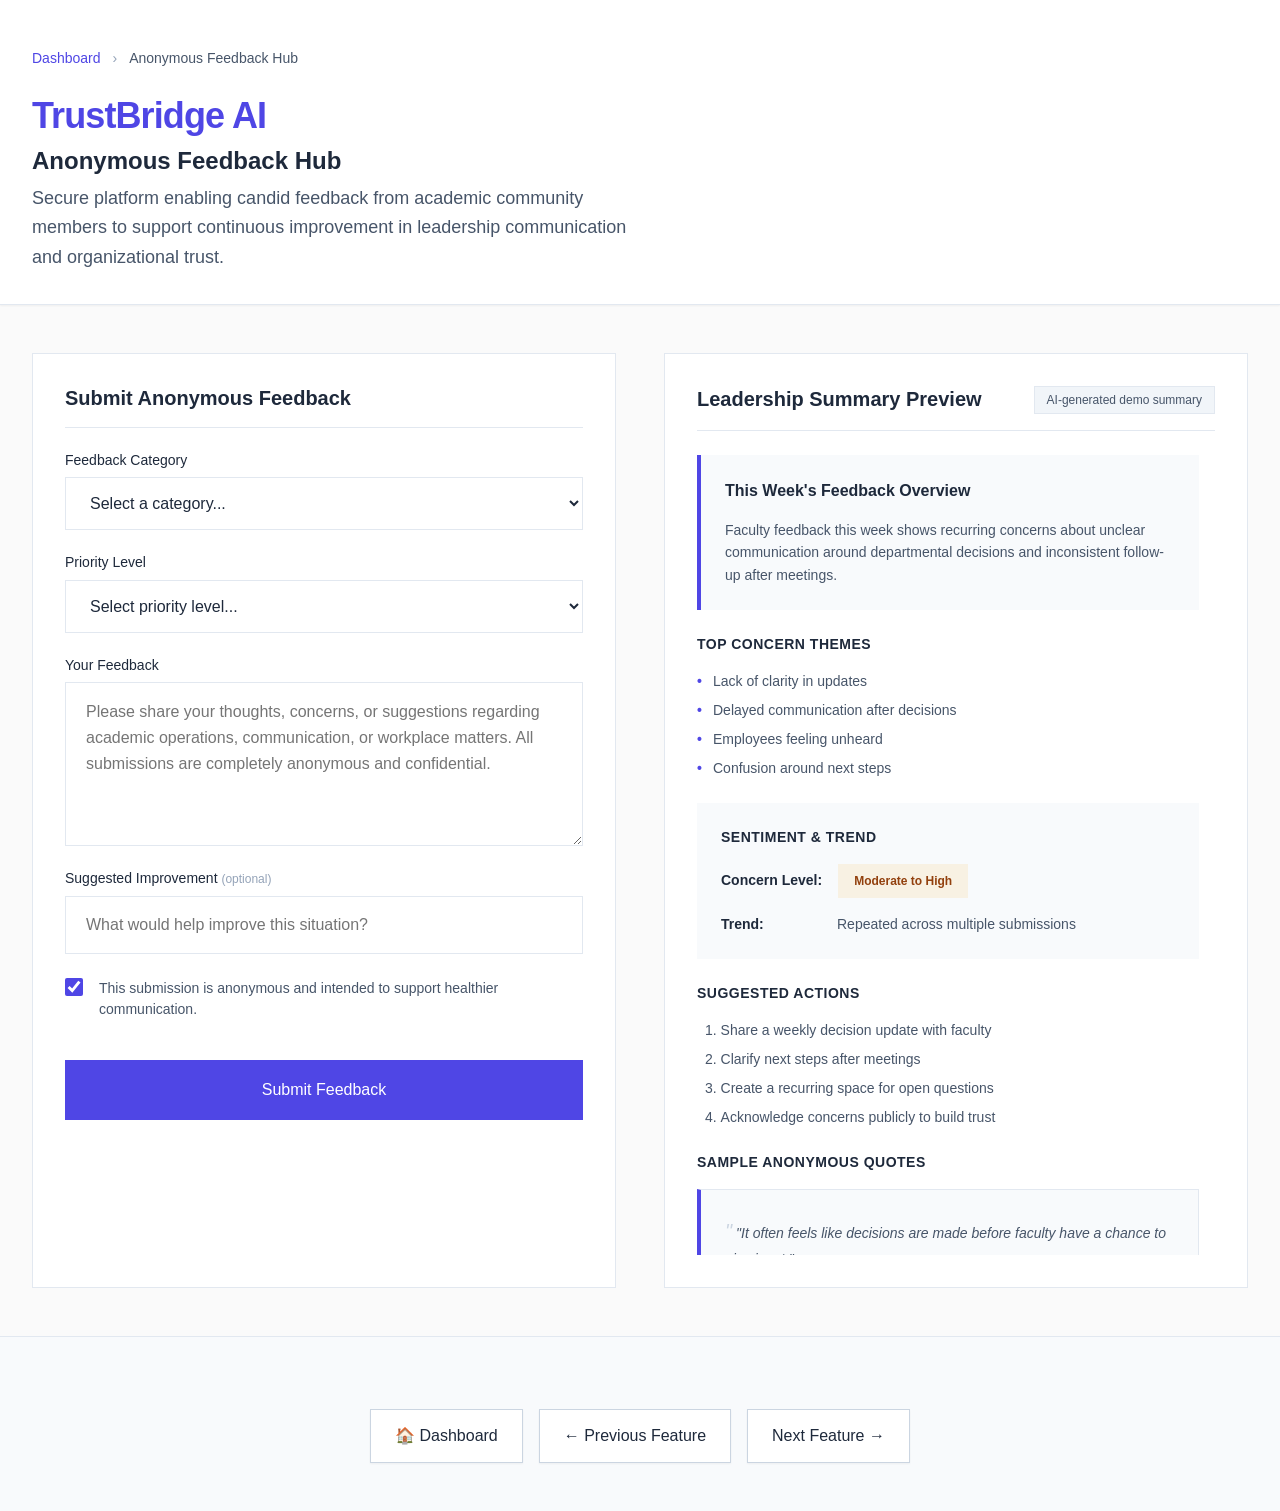
<file: index.html>
<!DOCTYPE html>
<html lang="en">
<head>
    <meta charset="UTF-8">
    <meta name="viewport" content="width=device-width, initial-scale=1.0">
    <title>TrustBridge AI - Anonymous Feedback Hub</title>
    <link rel="stylesheet" href="styles.css">
</head>
<body>
    <div class="container">
        <!-- Header -->
        <header class="header">
            <div class="header-content">
                <nav class="breadcrumb">
                    <a href="dashboard.html" class="breadcrumb-link">Dashboard</a>
                    <span class="breadcrumb-separator">›</span>
                    <span class="breadcrumb-current">Anonymous Feedback Hub</span>
                </nav>
                <div class="header-branding">
                    <h1 class="product-name">TrustBridge AI</h1>
                    <h2 class="page-title">Anonymous Feedback Hub</h2>
                    <p class="page-description">
                        Secure platform enabling candid feedback from academic community members to support continuous improvement in leadership communication and organizational trust.
                    </p>
                </div>
            </div>
        </header>

        <!-- Main Content Area -->
        <main class="main-content">
            <div class="content-grid">
                <!-- Left Panel: Submission Form -->
                <section class="panel left-panel">
                    <div class="panel-header">
                        <h3>Submit Anonymous Feedback</h3>
                    </div>

                    <form id="feedbackForm" class="feedback-form">
                        <!-- Feedback Category -->
                        <div class="form-group">
                            <label for="category" class="form-label">Feedback Category</label>
                            <select id="category" class="form-select" required>
                                <option value="">Select a category...</option>
                                <option value="communication">Communication & Transparency</option>
                                <option value="leadership">Leadership & Decision Making</option>
                                <option value="meetings">Meetings & Collaboration</option>
                                <option value="climate">Academic Environment</option>
                                <option value="resources">Resources & Support</option>
                                <option value="other">Other</option>
                            </select>
                        </div>

                        <!-- Urgency Level -->
                        <div class="form-group">
                            <label for="urgency" class="form-label">Priority Level</label>
                            <select id="urgency" class="form-select" required>
                                <option value="">Select priority level...</option>
                                <option value="low">Low Priority</option>
                                <option value="medium">Medium Priority</option>
                                <option value="high">High Priority</option>
                            </select>
                        </div>

                        <!-- Feedback Text -->
                        <div class="form-group">
                            <label for="feedback" class="form-label">Your Feedback</label>
                            <textarea 
                                id="feedback" 
                                class="form-textarea" 
                                placeholder="Please share your thoughts, concerns, or suggestions regarding academic operations, communication, or workplace matters. All submissions are completely anonymous and confidential."
                                rows="5"
                                required
                            ></textarea>
                        </div>

                        <!-- Suggested Improvement -->
                        <div class="form-group">
                            <label for="suggestion" class="form-label">Suggested Improvement <span class="optional">(optional)</span></label>
                            <input 
                                type="text" 
                                id="suggestion" 
                                class="form-input"
                                placeholder="What would help improve this situation?"
                            >
                        </div>

                        <!-- Anonymity Reassurance -->
                        <div class="form-group checkbox-group">
                            <label class="checkbox-label">
                                <input type="checkbox" class="checkbox-input" readonly checked>
                                <span>This submission is anonymous and intended to support healthier communication.</span>
                            </label>
                        </div>

                        <!-- Submit Button -->
                        <button type="submit" class="btn btn-primary btn-submit">
                            <span class="btn-text">Submit Feedback</span>
                        </button>

                        <!-- Success Message -->
                        <div id="successMessage" class="success-message" style="display: none;">
                            <div class="success-icon">✓</div>
                            <p>Feedback submitted anonymously.</p>
                        </div>
                    </form>
                </section>

                <!-- Right Panel: AI Summary -->
                <section class="panel right-panel">
                    <div class="panel-header">
                        <h3>Leadership Summary Preview</h3>
                        <span class="ai-badge">AI-generated demo summary</span>
                    </div>

                    <div id="summaryContent" class="summary-content">
                        <!-- Summary Card -->
                        <div class="summary-card">
                            <h4 class="summary-title">This Week's Feedback Overview</h4>
                            <p class="summary-text">
                                Faculty feedback this week shows recurring concerns about unclear communication around departmental decisions and inconsistent follow-up after meetings.
                            </p>
                        </div>

                        <!-- Top Themes -->
                        <div class="themes-section">
                            <h4 class="section-title">Top Concern Themes</h4>
                            <ul class="themes-list">
                                <li class="theme-item">Lack of clarity in updates</li>
                                <li class="theme-item">Delayed communication after decisions</li>
                                <li class="theme-item">Employees feeling unheard</li>
                                <li class="theme-item">Confusion around next steps</li>
                            </ul>
                        </div>

                        <!-- Sentiment Section -->
                        <div class="sentiment-section">
                            <h4 class="section-title">Sentiment & Trend</h4>
                            <div class="sentiment-item">
                                <span class="sentiment-label">Concern Level:</span>
                                <span class="sentiment-badge sentiment-moderate">Moderate to High</span>
                            </div>
                            <div class="sentiment-item">
                                <span class="sentiment-label">Trend:</span>
                                <span class="sentiment-value">Repeated across multiple submissions</span>
                            </div>
                        </div>

                        <!-- Suggested Actions -->
                        <div class="actions-section">
                            <h4 class="section-title">Suggested Actions</h4>
                            <ol class="actions-list">
                                <li class="action-item">Share a weekly decision update with faculty</li>
                                <li class="action-item">Clarify next steps after meetings</li>
                                <li class="action-item">Create a recurring space for open questions</li>
                                <li class="action-item">Acknowledge concerns publicly to build trust</li>
                            </ol>
                        </div>

                        <!-- Quotes Section -->
                        <div class="quotes-section">
                            <h4 class="section-title">Sample Anonymous Quotes</h4>
                            <div class="quotes-container">
                                <div class="quote-card">
                                    <p class="quote-text">"It often feels like decisions are made before faculty have a chance to give input."</p>
                                </div>
                                <div class="quote-card">
                                    <p class="quote-text">"We need clearer follow-up after meetings so people know what is actually changing."</p>
                                </div>
                                <div class="quote-card">
                                    <p class="quote-text">"More transparency would help people trust leadership decisions."</p>
                                </div>
                            </div>
                        </div>
                    </div>
                </section>
            </div>
        </main>

        <!-- Footer Navigation -->
        <footer class="footer">
            <div class="footer-buttons">
                <button class="btn btn-secondary" onclick="goToDashboard()">
                    <span class="btn-text">🏠 Dashboard</span>
                </button>
                <button class="btn btn-secondary" onclick="goToPreviousFeature()">
                    <span class="btn-text">← Previous Feature</span>
                </button>
                <button class="btn btn-secondary" onclick="goToNextFeature()">
                    <span class="btn-text">Next Feature →</span>
                </button>
            </div>
        </footer>
    </div>

    <script src="script.js"></script>
</body>
</html>
</file>
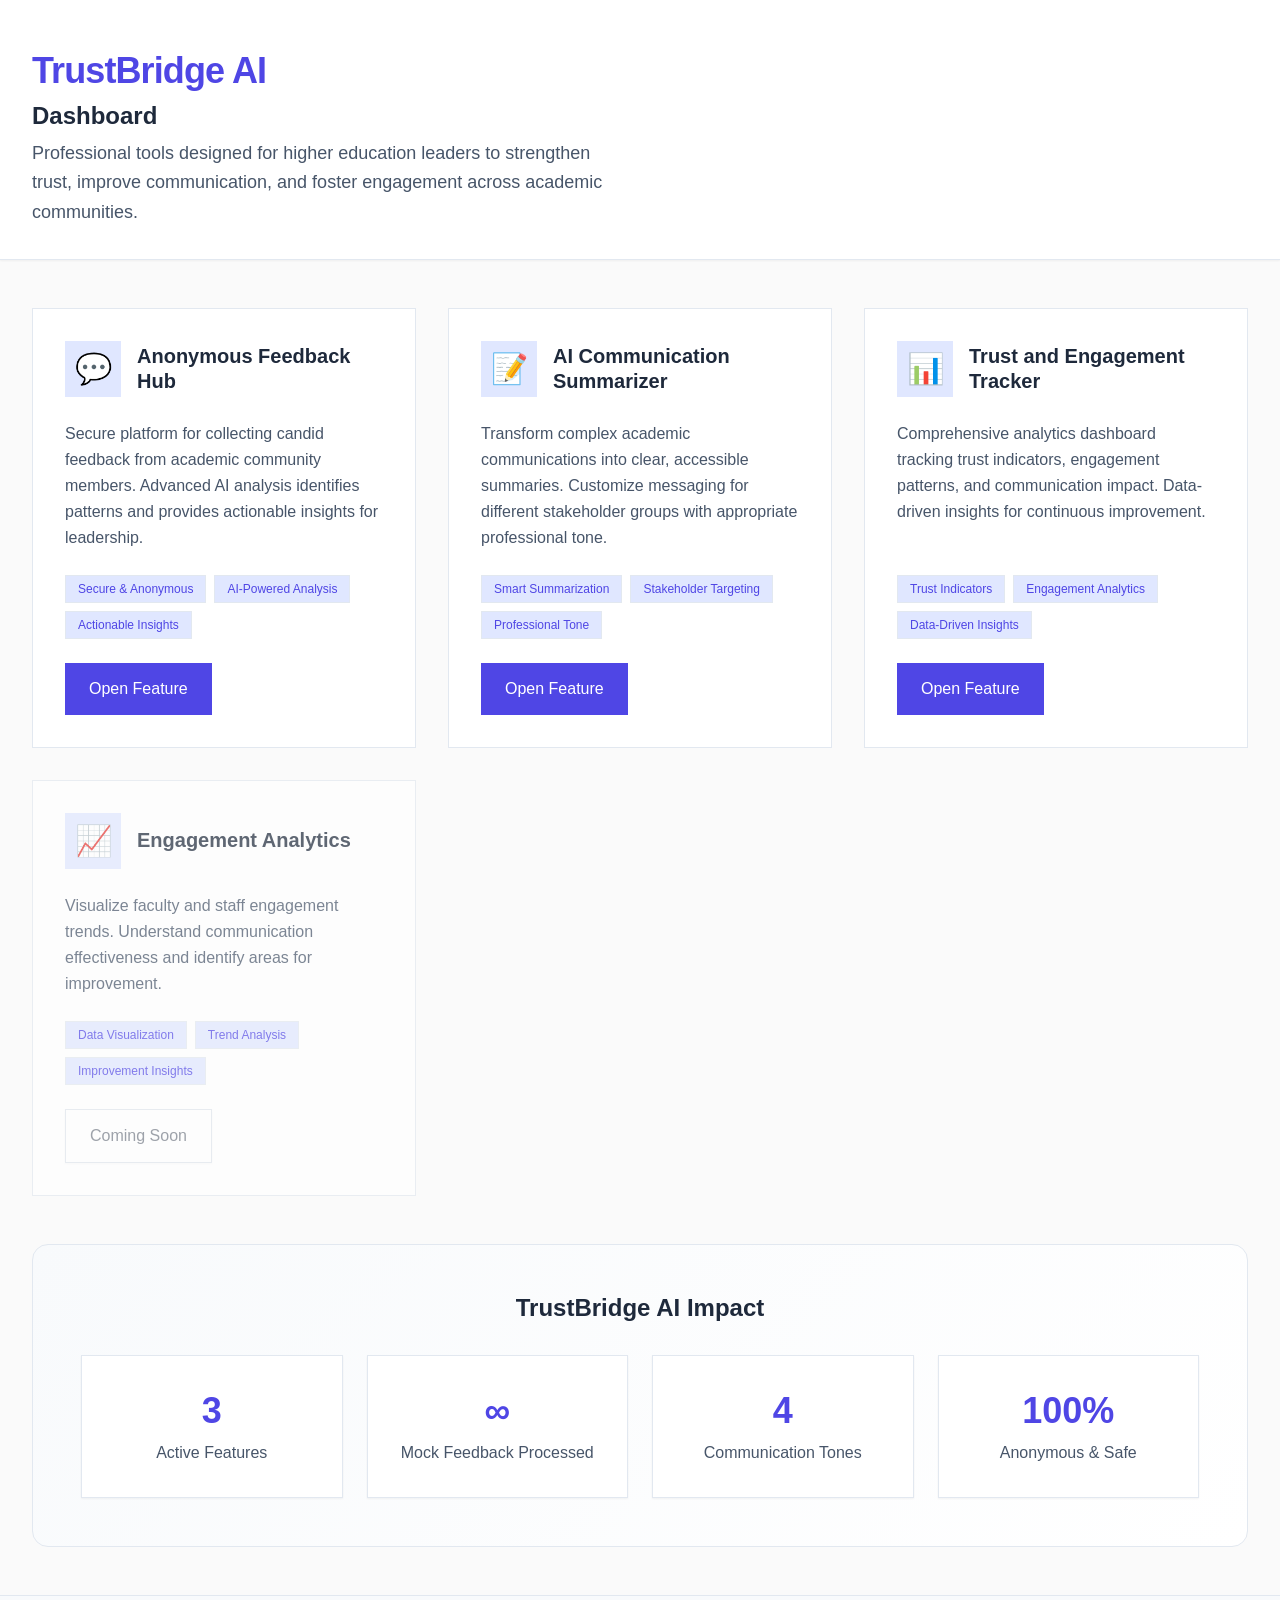
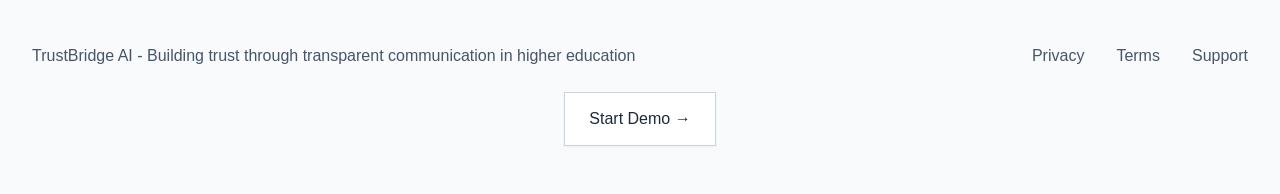
<file: dashboard.html>
<!DOCTYPE html>
<html lang="en">
<head>
    <meta charset="UTF-8">
    <meta name="viewport" content="width=device-width, initial-scale=1.0">
    <title>TrustBridge AI - Dashboard</title>
    <link rel="stylesheet" href="styles.css">
</head>
<body>
    <div class="container">
        <!-- Header -->
        <header class="header">
            <div class="header-content">
                <div class="header-branding">
                    <h1 class="product-name">TrustBridge AI</h1>
                    <h2 class="page-title">Dashboard</h2>
                    <p class="page-description">
                        Professional tools designed for higher education leaders to strengthen trust, improve communication, and foster engagement across academic communities.
                    </p>
                </div>
            </div>
        </header>

        <!-- Main Content Area -->
        <main class="dashboard-content">
            <div class="dashboard-grid">
                <!-- Feature 1 Card -->
                <div class="feature-card">
                    <div class="feature-card-header">
                        <div class="feature-icon">💬</div>
                        <h3>Anonymous Feedback Hub</h3>
                    </div>
                    <p class="feature-description">
                        Secure platform for collecting candid feedback from academic community members. Advanced AI analysis identifies patterns and provides actionable insights for leadership.
                    </p>
                    <div class="feature-highlights">
                        <span class="highlight-tag">Secure & Anonymous</span>
                        <span class="highlight-tag">AI-Powered Analysis</span>
                        <span class="highlight-tag">Actionable Insights</span>
                    </div>
                    <a href="index.html" class="btn btn-primary feature-btn">
                        <span class="btn-text">Open Feature</span>
                    </a>
                </div>

                <!-- Feature 2 Card -->
                <div class="feature-card">
                    <div class="feature-card-header">
                        <div class="feature-icon">📝</div>
                        <h3>AI Communication Summarizer</h3>
                    </div>
                    <p class="feature-description">
                        Transform complex academic communications into clear, accessible summaries. Customize messaging for different stakeholder groups with appropriate professional tone.
                    </p>
                    <div class="feature-highlights">
                        <span class="highlight-tag">Smart Summarization</span>
                        <span class="highlight-tag">Stakeholder Targeting</span>
                        <span class="highlight-tag">Professional Tone</span>
                    </div>
                    <a href="feature2.html" class="btn btn-primary feature-btn">
                        <span class="btn-text">Open Feature</span>
                    </a>
                </div>

                <!-- Feature 3 Card -->
                <div class="feature-card">
                    <div class="feature-card-header">
                        <div class="feature-icon">📊</div>
                        <h3>Trust and Engagement Tracker</h3>
                    </div>
                    <p class="feature-description">
                        Comprehensive analytics dashboard tracking trust indicators, engagement patterns, and communication impact. Data-driven insights for continuous improvement.
                    </p>
                    <div class="feature-highlights">
                        <span class="highlight-tag">Trust Indicators</span>
                        <span class="highlight-tag">Engagement Analytics</span>
                        <span class="highlight-tag">Data-Driven Insights</span>
                    </div>
                    <a href="feature3.html" class="btn btn-primary feature-btn">
                        <span class="btn-text">Open Feature</span>
                    </a>
                </div>

                <!-- Coming Soon Card -->
                <div class="feature-card coming-soon">
                    <div class="feature-card-header">
                        <div class="feature-icon">📈</div>
                        <h3>Engagement Analytics</h3>
                    </div>
                    <p class="feature-description">
                        Visualize faculty and staff engagement trends. Understand communication effectiveness and identify areas for improvement.
                    </p>
                    <div class="feature-highlights">
                        <span class="highlight-tag">Data Visualization</span>
                        <span class="highlight-tag">Trend Analysis</span>
                        <span class="highlight-tag">Improvement Insights</span>
                    </div>
                    <button class="btn btn-secondary feature-btn" disabled>
                        <span class="btn-text">Coming Soon</span>
                    </button>
                </div>
            </div>

            <!-- Quick Stats Section -->
            <section class="stats-section">
                <h3 class="stats-title">TrustBridge AI Impact</h3>
                <div class="stats-grid">
                    <div class="stat-card">
                        <div class="stat-number">3</div>
                        <div class="stat-label">Active Features</div>
                    </div>
                    <div class="stat-card">
                        <div class="stat-number">∞</div>
                        <div class="stat-label">Mock Feedback Processed</div>
                    </div>
                    <div class="stat-card">
                        <div class="stat-number">4</div>
                        <div class="stat-label">Communication Tones</div>
                    </div>
                    <div class="stat-card">
                        <div class="stat-number">100%</div>
                        <div class="stat-label">Anonymous & Safe</div>
                    </div>
                </div>
            </section>
        </main>

        <!-- Footer -->
        <footer class="footer">
            <div class="footer-content">
                <p class="footer-text">
                    TrustBridge AI - Building trust through transparent communication in higher education
                </p>
                <div class="footer-links">
                    <a href="#" class="footer-link">Privacy</a>
                    <a href="#" class="footer-link">Terms</a>
                    <a href="#" class="footer-link">Support</a>
                </div>
            </div>
            <div class="footer-buttons">
                <button class="btn btn-secondary" onclick="goToFirstFeature()">
                    <span class="btn-text">Start Demo →</span>
                </button>
            </div>
        </footer>
    </div>

    <script src="dashboard.js"></script>
</body>
</html>
</file>
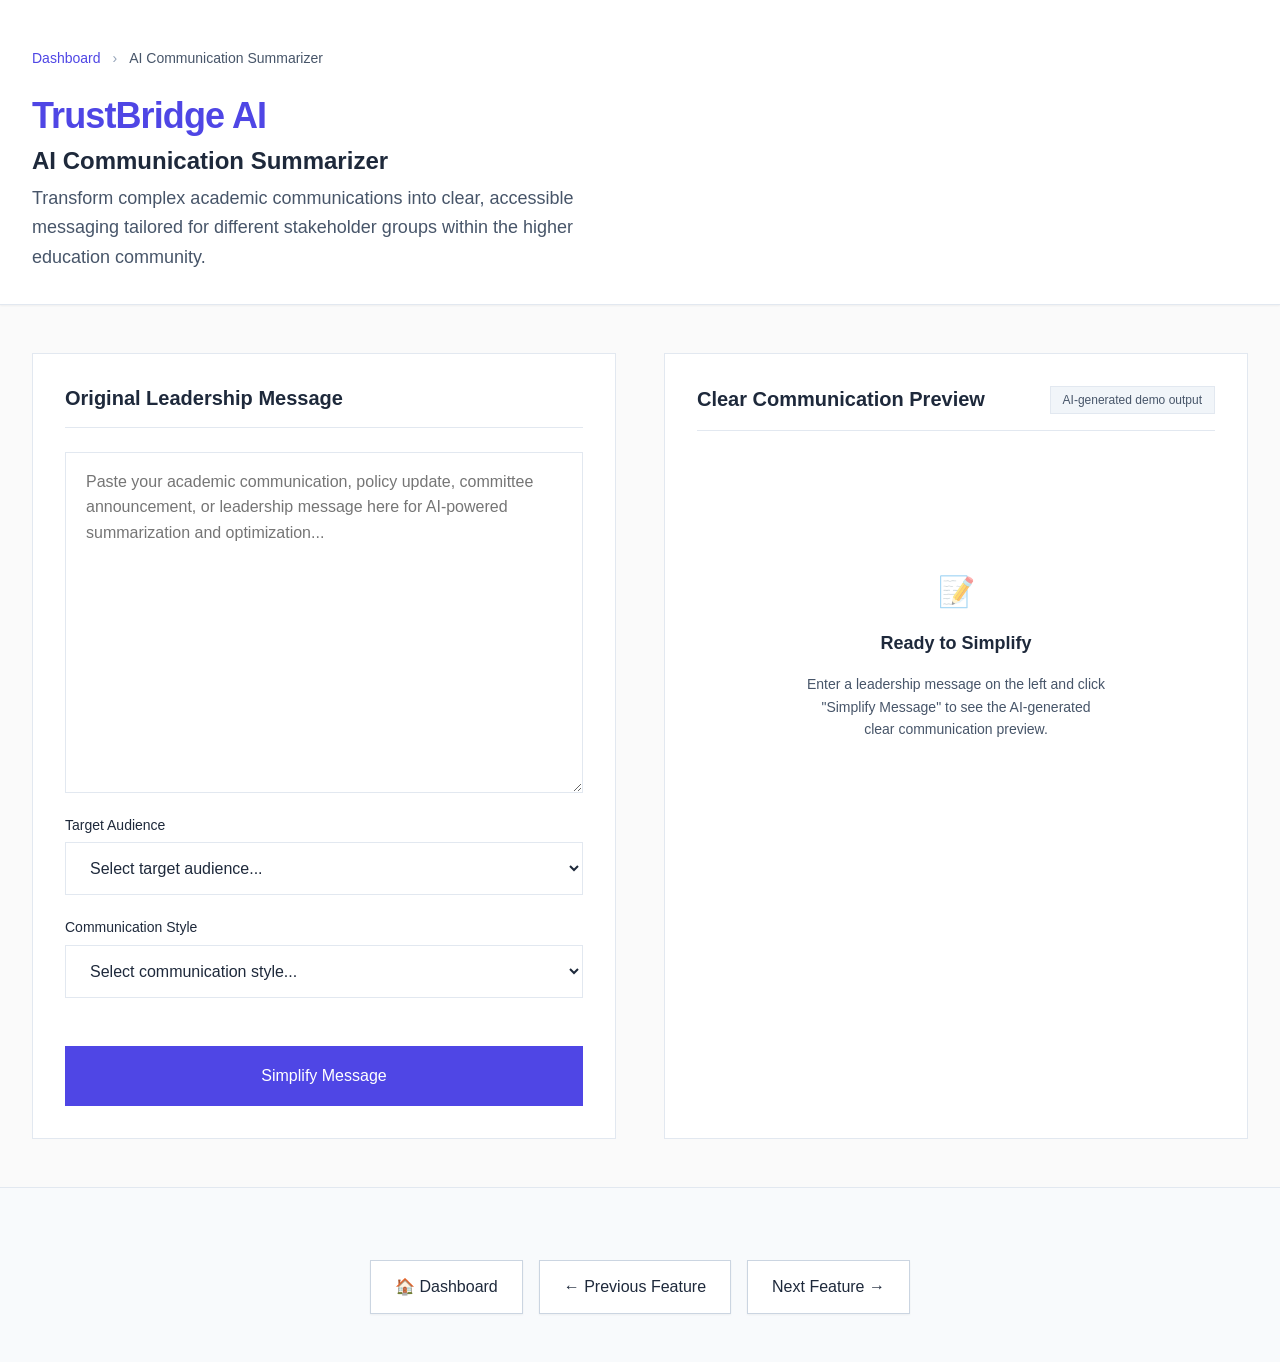
<file: feature2.html>
<!DOCTYPE html>
<html lang="en">
<head>
    <meta charset="UTF-8">
    <meta name="viewport" content="width=device-width, initial-scale=1.0">
    <title>TrustBridge AI - AI Communication Summarizer</title>
    <link rel="stylesheet" href="styles.css">
</head>
<body>
    <div class="container">
        <!-- Header -->
        <header class="header">
            <div class="header-content">
                <nav class="breadcrumb">
                    <a href="dashboard.html" class="breadcrumb-link">Dashboard</a>
                    <span class="breadcrumb-separator">›</span>
                    <span class="breadcrumb-current">AI Communication Summarizer</span>
                </nav>
                <div class="header-branding">
                    <h1 class="product-name">TrustBridge AI</h1>
                    <h2 class="page-title">AI Communication Summarizer</h2>
                    <p class="page-description">
                        Transform complex academic communications into clear, accessible messaging tailored for different stakeholder groups within the higher education community.
                    </p>
                </div>
            </div>
        </header>

        <!-- Main Content Area -->
        <main class="main-content">
            <div class="content-grid">
                <!-- Left Panel: Input Area -->
                <section class="panel left-panel">
                    <div class="panel-header">
                        <h3>Original Leadership Message</h3>
                    </div>

                    <form id="summarizerForm" class="summarizer-form">
                        <!-- Message Text Area -->
                        <div class="form-group">
                            <textarea
                                id="originalMessage"
                                class="form-textarea form-textarea-large"
                                placeholder="Paste your academic communication, policy update, committee announcement, or leadership message here for AI-powered summarization and optimization..."
                                rows="12"
                                required
                            ></textarea>
                        </div>

                        <!-- Audience Dropdown -->
                        <div class="form-group">
                            <label for="audience" class="form-label">Target Audience</label>
                            <select id="audience" class="form-select" required>
                                <option value="">Select target audience...</option>
                                <option value="faculty">Faculty Members</option>
                                <option value="staff">Administrative Staff</option>
                                <option value="faculty-staff">All Academic Personnel</option>
                                <option value="department">Department Leadership</option>
                                <option value="students">Students</option>
                                <option value="community">Broader Community</option>
                            </select>
                        </div>

                        <!-- Tone Dropdown -->
                        <div class="form-group">
                            <label for="tone" class="form-label">Communication Style</label>
                            <select id="tone" class="form-select" required>
                                <option value="">Select communication style...</option>
                                <option value="professional">Professional & Formal</option>
                                <option value="warm">Warm & Approachable</option>
                                <option value="direct">Direct & Clear</option>
                                <option value="reassuring">Reassuring & Supportive</option>
                                <option value="collaborative">Collaborative & Inclusive</option>
                            </select>
                        </div>

                        <!-- Simplify Button -->
                        <button type="submit" class="btn btn-primary btn-simplify">
                            <span class="btn-text">Simplify Message</span>
                        </button>

                        <!-- Processing Message -->
                        <div id="processingMessage" class="processing-message" style="display: none;">
                            <div class="processing-spinner"></div>
                            <p>AI is simplifying your message...</p>
                        </div>
                    </form>
                </section>

                <!-- Right Panel: AI Summary Output -->
                <section class="panel right-panel">
                    <div class="panel-header">
                        <h3>Clear Communication Preview</h3>
                        <span class="ai-badge">AI-generated demo output</span>
                    </div>

                    <div id="summaryOutput" class="summary-output" style="display: none;">
                        <!-- Short Summary -->
                        <div class="summary-card">
                            <h4 class="summary-title">Short Summary</h4>
                            <p class="summary-text" id="shortSummary">
                                This update explains recent department changes, upcoming expectations, and next steps for faculty and staff.
                            </p>
                        </div>

                        <!-- Simplified Version -->
                        <div class="simplified-section">
                            <h4 class="section-title">Simplified Version</h4>
                            <div class="simplified-content" id="simplifiedVersion">
                                <p>Dear faculty and staff,</p>
                                <p>We're making some important changes to how our department operates. These changes will help us work more efficiently and provide better support for our students.</p>
                                <p>Starting next semester, we'll be implementing new procedures for course scheduling and student advising. This means you'll have more time to focus on teaching and research while our support staff handles administrative tasks.</p>
                                <p>We'll provide training sessions in the coming weeks to help everyone understand the new system. Your department chair will be available for questions during office hours.</p>
                                <p>Thank you for your continued dedication to our students and department.</p>
                            </div>
                        </div>

                        <!-- Key Takeaways -->
                        <div class="takeaways-section">
                            <h4 class="section-title">Key Takeaways</h4>
                            <ul class="takeaways-list" id="keyTakeaways">
                                <li class="takeaway-item">New procedures for course scheduling and student advising will be implemented next semester</li>
                                <li class="takeaway-item">These changes will give faculty more time for teaching and research</li>
                                <li class="takeaway-item">Training sessions will be provided in the coming weeks</li>
                                <li class="takeaway-item">Department chair will be available for questions during office hours</li>
                            </ul>
                        </div>

                        <!-- Recommended Follow-Up -->
                        <div class="followup-section">
                            <h4 class="section-title">Recommended Follow-Up</h4>
                            <div class="followup-content" id="recommendedFollowup">
                                <p>Share this summary in the weekly department update and allow time for faculty questions during the next meeting. Consider sending a follow-up email with the full training schedule once it's finalized.</p>
                            </div>
                        </div>
                    </div>

                    <!-- Empty State -->
                    <div id="emptyState" class="empty-state">
                        <div class="empty-state-content">
                            <div class="empty-icon">📝</div>
                            <h4>Ready to Simplify</h4>
                            <p>Enter a leadership message on the left and click "Simplify Message" to see the AI-generated clear communication preview.</p>
                        </div>
                    </div>
                </section>
            </div>
        </main>

        <!-- Footer Navigation -->
        <footer class="footer">
            <div class="footer-buttons">
                <button class="btn btn-secondary" onclick="goToDashboard()">
                    <span class="btn-text">🏠 Dashboard</span>
                </button>
                <button class="btn btn-secondary" onclick="goToPreviousFeature()">
                    <span class="btn-text">← Previous Feature</span>
                </button>
                <button class="btn btn-secondary" onclick="goToNextFeature()">
                    <span class="btn-text">Next Feature →</span>
                </button>
            </div>
        </footer>
    </div>

    <script src="summarizer.js"></script>
</body>
</html>
</file>
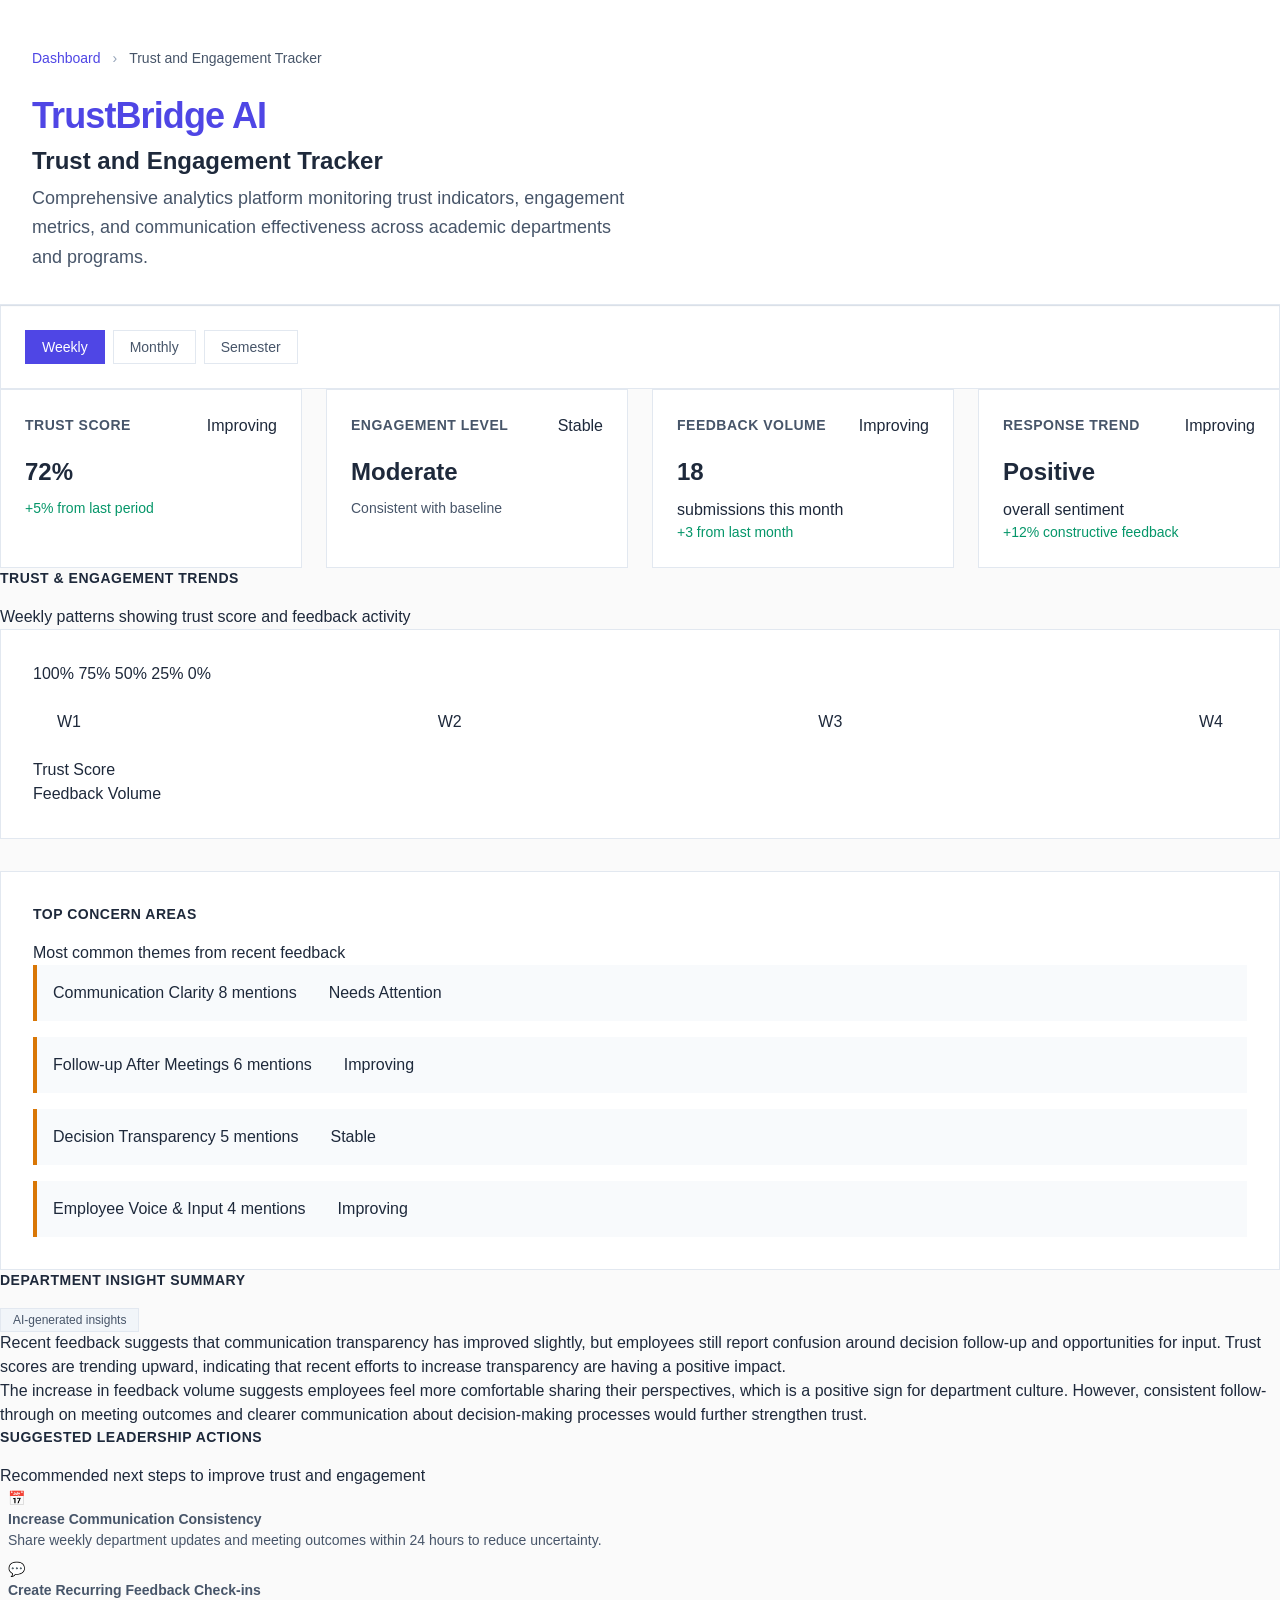
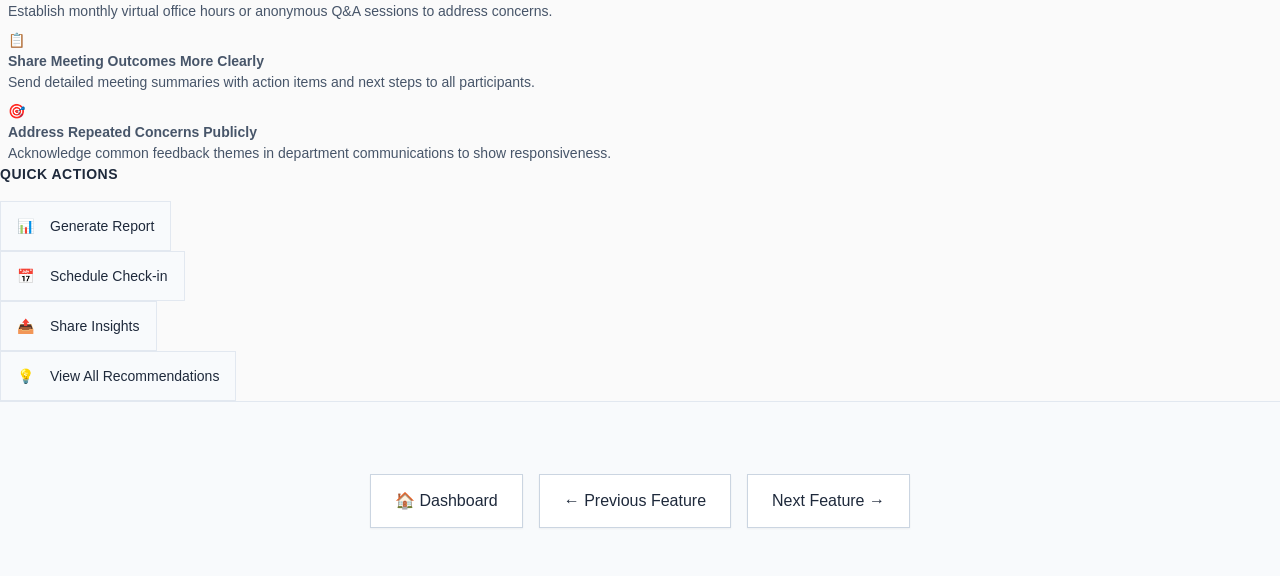
<file: feature3.html>
<!DOCTYPE html>
<html lang="en">
<head>
    <meta charset="UTF-8">
    <meta name="viewport" content="width=device-width, initial-scale=1.0">
    <title>TrustBridge AI - Trust and Engagement Tracker</title>
    <link rel="stylesheet" href="styles.css">
</head>
<body>
    <div class="container">
        <!-- Header -->
        <header class="header">
            <div class="header-content">
                <nav class="breadcrumb">
                    <a href="dashboard.html" class="breadcrumb-link">Dashboard</a>
                    <span class="breadcrumb-separator">›</span>
                    <span class="breadcrumb-current">Trust and Engagement Tracker</span>
                </nav>
                <div class="header-branding">
                    <h1 class="product-name">TrustBridge AI</h1>
                    <h2 class="page-title">Trust and Engagement Tracker</h2>
                    <p class="page-description">
                        Comprehensive analytics platform monitoring trust indicators, engagement metrics, and communication effectiveness across academic departments and programs.
                    </p>
                </div>
            </div>
        </header>

        <!-- Main Content Area -->
        <main class="tracker-content">
            <!-- Time Range Selector -->
            <div class="time-selector">
                <div class="time-buttons">
                    <button class="time-btn active" data-period="weekly">Weekly</button>
                    <button class="time-btn" data-period="monthly">Monthly</button>
                    <button class="time-btn" data-period="semester">Semester</button>
                </div>
            </div>

            <!-- Overview Metrics Row -->
            <section class="metrics-section">
                <div class="metrics-grid">
                    <div class="metric-card">
                        <div class="metric-header">
                            <h3 class="metric-title">Trust Score</h3>
                            <span class="metric-status status-improving">Improving</span>
                        </div>
                        <div class="metric-value">72%</div>
                        <div class="metric-change positive">+5% from last period</div>
                        <div class="metric-bar">
                            <div class="metric-bar-fill" style="width: 72%"></div>
                        </div>
                    </div>

                    <div class="metric-card">
                        <div class="metric-header">
                            <h3 class="metric-title">Engagement Level</h3>
                            <span class="metric-status status-stable">Stable</span>
                        </div>
                        <div class="metric-value">Moderate</div>
                        <div class="metric-change neutral">Consistent with baseline</div>
                        <div class="engagement-indicator">
                            <div class="engagement-dot active"></div>
                            <div class="engagement-dot active"></div>
                            <div class="engagement-dot"></div>
                            <div class="engagement-dot"></div>
                            <div class="engagement-dot"></div>
                        </div>
                    </div>

                    <div class="metric-card">
                        <div class="metric-header">
                            <h3 class="metric-title">Feedback Volume</h3>
                            <span class="metric-status status-improving">Improving</span>
                        </div>
                        <div class="metric-value">18</div>
                        <div class="metric-subtitle">submissions this month</div>
                        <div class="metric-change positive">+3 from last month</div>
                    </div>

                    <div class="metric-card">
                        <div class="metric-header">
                            <h3 class="metric-title">Response Trend</h3>
                            <span class="metric-status status-improving">Improving</span>
                        </div>
                        <div class="metric-value">Positive</div>
                        <div class="metric-subtitle">overall sentiment</div>
                        <div class="metric-change positive">+12% constructive feedback</div>
                    </div>
                </div>
            </section>

            <!-- Trend Visualization Section -->
            <section class="trend-section">
                <div class="section-header">
                    <h3 class="section-title">Trust & Engagement Trends</h3>
                    <p class="section-description">Weekly patterns showing trust score and feedback activity</p>
                </div>

                <div class="trend-visualization">
                    <div class="trend-chart">
                        <!-- Mock chart bars -->
                        <div class="chart-container">
                            <div class="chart-y-axis">
                                <span>100%</span>
                                <span>75%</span>
                                <span>50%</span>
                                <span>25%</span>
                                <span>0%</span>
                            </div>
                            <div class="chart-bars">
                                <div class="chart-bar-group">
                                    <div class="chart-bar trust-bar" style="height: 65%" title="Week 1: 65%"></div>
                                    <div class="chart-bar feedback-bar" style="height: 45%" title="Feedback: 12 submissions"></div>
                                    <span class="chart-label">W1</span>
                                </div>
                                <div class="chart-bar-group">
                                    <div class="chart-bar trust-bar" style="height: 68%" title="Week 2: 68%"></div>
                                    <div class="chart-bar feedback-bar" style="height: 52%" title="Feedback: 15 submissions"></div>
                                    <span class="chart-label">W2</span>
                                </div>
                                <div class="chart-bar-group">
                                    <div class="chart-bar trust-bar" style="height: 70%" title="Week 3: 70%"></div>
                                    <div class="chart-bar feedback-bar" style="height: 58%" title="Feedback: 16 submissions"></div>
                                    <span class="chart-label">W3</span>
                                </div>
                                <div class="chart-bar-group active">
                                    <div class="chart-bar trust-bar" style="height: 72%" title="Week 4: 72%"></div>
                                    <div class="chart-bar feedback-bar" style="height: 60%" title="Feedback: 18 submissions"></div>
                                    <span class="chart-label">W4</span>
                                </div>
                            </div>
                        </div>
                        <div class="chart-legend">
                            <div class="legend-item">
                                <div class="legend-color trust-color"></div>
                                <span>Trust Score</span>
                            </div>
                            <div class="legend-item">
                                <div class="legend-color feedback-color"></div>
                                <span>Feedback Volume</span>
                            </div>
                        </div>
                    </div>
                </div>
            </section>

            <!-- Two Column Layout for Remaining Sections -->
            <div class="insights-grid">
                <!-- Left Column -->
                <div class="insights-column">
                    <!-- Top Concern Areas -->
                    <section class="concerns-section">
                        <div class="section-header">
                            <h3 class="section-title">Top Concern Areas</h3>
                            <p class="section-description">Most common themes from recent feedback</p>
                        </div>

                        <div class="concerns-list">
                            <div class="concern-item">
                                <div class="concern-header">
                                    <span class="concern-title">Communication Clarity</span>
                                    <span class="concern-count">8 mentions</span>
                                </div>
                                <div class="concern-bar">
                                    <div class="concern-bar-fill" style="width: 44%"></div>
                                </div>
                                <span class="concern-status status-attention">Needs Attention</span>
                            </div>

                            <div class="concern-item">
                                <div class="concern-header">
                                    <span class="concern-title">Follow-up After Meetings</span>
                                    <span class="concern-count">6 mentions</span>
                                </div>
                                <div class="concern-bar">
                                    <div class="concern-bar-fill" style="width: 33%"></div>
                                </div>
                                <span class="concern-status status-improving">Improving</span>
                            </div>

                            <div class="concern-item">
                                <div class="concern-header">
                                    <span class="concern-title">Decision Transparency</span>
                                    <span class="concern-count">5 mentions</span>
                                </div>
                                <div class="concern-bar">
                                    <div class="concern-bar-fill" style="width: 28%"></div>
                                </div>
                                <span class="concern-status status-stable">Stable</span>
                            </div>

                            <div class="concern-item">
                                <div class="concern-header">
                                    <span class="concern-title">Employee Voice & Input</span>
                                    <span class="concern-count">4 mentions</span>
                                </div>
                                <div class="concern-bar">
                                    <div class="concern-bar-fill" style="width: 22%"></div>
                                </div>
                                <span class="concern-status status-improving">Improving</span>
                            </div>
                        </div>
                    </section>

                    <!-- Department Insight Summary -->
                    <section class="insight-section">
                        <div class="section-header">
                            <h3 class="section-title">Department Insight Summary</h3>
                            <span class="ai-badge">AI-generated insights</span>
                        </div>

                        <div class="insight-content">
                            <p>Recent feedback suggests that communication transparency has improved slightly, but employees still report confusion around decision follow-up and opportunities for input. Trust scores are trending upward, indicating that recent efforts to increase transparency are having a positive impact.</p>

                            <p>The increase in feedback volume suggests employees feel more comfortable sharing their perspectives, which is a positive sign for department culture. However, consistent follow-through on meeting outcomes and clearer communication about decision-making processes would further strengthen trust.</p>
                        </div>
                    </section>
                </div>

                <!-- Right Column -->
                <div class="insights-column">
                    <!-- Suggested Leadership Actions -->
                    <section class="actions-section">
                        <div class="section-header">
                            <h3 class="section-title">Suggested Leadership Actions</h3>
                            <p class="section-description">Recommended next steps to improve trust and engagement</p>
                        </div>

                        <div class="actions-list">
                            <div class="action-item">
                                <div class="action-icon">📅</div>
                                <div class="action-content">
                                    <h4>Increase Communication Consistency</h4>
                                    <p>Share weekly department updates and meeting outcomes within 24 hours to reduce uncertainty.</p>
                                </div>
                            </div>

                            <div class="action-item">
                                <div class="action-icon">💬</div>
                                <div class="action-content">
                                    <h4>Create Recurring Feedback Check-ins</h4>
                                    <p>Establish monthly virtual office hours or anonymous Q&A sessions to address concerns.</p>
                                </div>
                            </div>

                            <div class="action-item">
                                <div class="action-icon">📋</div>
                                <div class="action-content">
                                    <h4>Share Meeting Outcomes More Clearly</h4>
                                    <p>Send detailed meeting summaries with action items and next steps to all participants.</p>
                                </div>
                            </div>

                            <div class="action-item">
                                <div class="action-icon">🎯</div>
                                <div class="action-content">
                                    <h4>Address Repeated Concerns Publicly</h4>
                                    <p>Acknowledge common feedback themes in department communications to show responsiveness.</p>
                                </div>
                            </div>
                        </div>
                    </section>

                    <!-- Quick Actions -->
                    <section class="quick-actions-section">
                        <div class="section-header">
                            <h3 class="section-title">Quick Actions</h3>
                        </div>

                        <div class="quick-actions-grid">
                            <button class="quick-action-btn" onclick="generateReport()">
                                <div class="action-icon">📊</div>
                                <span>Generate Report</span>
                            </button>
                            <button class="quick-action-btn" onclick="scheduleCheckin()">
                                <div class="action-icon">📅</div>
                                <span>Schedule Check-in</span>
                            </button>
                            <button class="quick-action-btn" onclick="shareInsights()">
                                <div class="action-icon">📤</div>
                                <span>Share Insights</span>
                            </button>
                            <button class="quick-action-btn" onclick="viewRecommendations()">
                                <div class="action-icon">💡</div>
                                <span>View All Recommendations</span>
                            </button>
                        </div>
                    </section>
                </div>
            </div>
        </main>

        <!-- Footer Navigation -->
        <footer class="footer">
            <div class="footer-buttons">
                <button class="btn btn-secondary" onclick="goToDashboard()">
                    <span class="btn-text">🏠 Dashboard</span>
                </button>
                <button class="btn btn-secondary" onclick="goToPreviousFeature()">
                    <span class="btn-text">← Previous Feature</span>
                </button>
                <button class="btn btn-secondary" onclick="goToNextFeature()">
                    <span class="btn-text">Next Feature →</span>
                </button>
            </div>
        </footer>
    </div>

    <script src="tracker.js"></script>
</body>
</html>
</file>
<file: styles.css>
/* ============================================================================
   TrustBridge AI - Anonymous Feedback Hub Styles
   Combines Slack (clean communication) + Notion (minimal, organized layout)
   ============================================================================ */

/* ============================================================================
   CSS Variables & Root Styles
   ============================================================================ */

:root {
    /* Color Palette - Refined academic/professional colors */
    --color-primary: #4F46E5;        /* Indigo - trustworthy, academic */
    --color-primary-hover: #4338CA;  /* Darker indigo for hover */
    --color-primary-light: #E0E7FF;  /* Light indigo background */
    --color-secondary: #64748B;      /* Slate - professional gray */
    --color-accent: #059669;         /* Emerald - positive, growth */
    --color-accent-soft: #ECFDF5;    /* Light emerald background */
    --color-accent-light: #D1FAE5;   /* Medium emerald background */
    
    /* Neutral Colors - More refined grays */
    --color-white: #FFFFFF;
    --color-bg: #FAFAFA;             /* Slightly warmer off-white */
    --color-bg-secondary: #F8FAFC;   /* Very light blue-gray */
    --color-bg-tertiary: #F1F5F9;    /* Medium light blue-gray */
    --color-border: #E2E8F0;         /* Light blue-gray border */
    --color-border-strong: #CBD5E1;  /* Medium blue-gray border */
    --color-text: #1E293B;           /* Dark slate for primary text */
    --color-text-secondary: #475569; /* Medium slate for secondary text */
    --color-text-light: #64748B;     /* Light slate for muted text */
    --color-text-muted: #94A3B8;     /* Very light slate for hints */
    
    /* Status Colors - Refined */
    --color-success: #059669;        /* Emerald */
    --color-success-light: #ECFDF5;  /* Light emerald */
    --color-warning: #D97706;        /* Amber */
    --color-warning-light: #FFFBEB;  /* Light amber */
    --color-error: #DC2626;          /* Red */
    --color-error-light: #FEF2F2;    /* Light red */
    --color-info: #2563EB;           /* Blue */
    --color-info-light: #EFF6FF;     /* Light blue */
    
    /* Concern Level - Updated */
    --color-concern-moderate: #D97706;  /* Amber */
    --color-concern-high: #DC2626;      /* Red */
    
    /* Spacing - Refined scale */
    --spacing-1: 0.25rem;    /* 4px */
    --spacing-2: 0.5rem;     /* 8px */
    --spacing-3: 0.75rem;    /* 12px */
    --spacing-4: 1rem;       /* 16px */
    --spacing-5: 1.25rem;    /* 20px */
    --spacing-6: 1.5rem;     /* 24px */
    --spacing-8: 2rem;       /* 32px */
    --spacing-10: 2.5rem;    /* 40px */
    --spacing-12: 3rem;      /* 48px */
    --spacing-16: 4rem;      /* 64px */
    --spacing-20: 5rem;      /* 80px */
    --spacing-24: 6rem;      /* 96px */
    
    /* Legacy spacing aliases for compatibility */
    --spacing-xs: var(--spacing-1);
    --spacing-sm: var(--spacing-2);
    --spacing-md: var(--spacing-4);
    --spacing-lg: var(--spacing-6);
    --spacing-xl: var(--spacing-8);
    --spacing-2xl: var(--spacing-12);
    
    /* Shadows - Refined and subtle */
    --shadow-xs: 0 1px 2px 0 rgba(0, 0, 0, 0.05);
    --shadow-sm: 0 1px 3px 0 rgba(0, 0, 0, 0.1), 0 1px 2px 0 rgba(0, 0, 0, 0.06);
    --shadow-md: 0 4px 6px -1px rgba(0, 0, 0, 0.1), 0 2px 4px -1px rgba(0, 0, 0, 0.06);
    --shadow-lg: 0 10px 15px -3px rgba(0, 0, 0, 0.1), 0 4px 6px -2px rgba(0, 0, 0, 0.05);
    --shadow-xl: 0 20px 25px -5px rgba(0, 0, 0, 0.1), 0 10px 10px -5px rgba(0, 0, 0, 0.04);
    
    /* Legacy shadow aliases */
    --shadow-sm: var(--shadow-sm);
    --shadow-md: var(--shadow-md);
    --shadow-lg: var(--shadow-lg);
    
    /* Transitions */
    --transition-fast: 150ms ease-in-out;
    --transition-base: 250ms ease-in-out;
    
    /* Border Radius - Refined scale */
    --radius-xs: 0.125rem;   /* 2px */
    --radius-sm: 0.25rem;    /* 4px */
    --radius-md: 0.375rem;   /* 6px */
    --radius-lg: 0.5rem;     /* 8px */
    --radius-xl: 0.75rem;    /* 12px */
    --radius-2xl: 1rem;      /* 16px */
    --radius-3xl: 1.5rem;    /* 24px */
    --radius-full: 9999px;   /* Fully rounded */
    
    /* Legacy radius aliases */
    --radius-sm: var(--radius-sm);
    --radius-md: var(--radius-md);
    --radius-lg: var(--radius-lg);
    --radius-xl: var(--radius-xl);
    
    /* Font - Refined typography stack */
    --font-family: -apple-system, BlinkMacSystemFont, 'Segoe UI', 'Roboto', 'Inter', 'Helvetica Neue', 'Arial', sans-serif;
    --font-family-mono: 'SF Mono', 'Monaco', 'Inconsolata', 'Roboto Mono', 'Consolas', monospace;
    
    /* Font Sizes - More refined scale */
    --font-size-xs: 0.75rem;      /* 12px */
    --font-size-sm: 0.875rem;     /* 14px */
    --font-size-base: 1rem;       /* 16px */
    --font-size-lg: 1.125rem;     /* 18px */
    --font-size-xl: 1.25rem;      /* 20px */
    --font-size-2xl: 1.5rem;      /* 24px */
    --font-size-3xl: 1.875rem;    /* 30px */
    --font-size-4xl: 2.25rem;     /* 36px */
    
    /* Font Weights */
    --font-weight-normal: 400;
    --font-weight-medium: 500;
    --font-weight-semibold: 600;
    --font-weight-bold: 700;
    
    /* Line Heights */
    --line-height-tight: 1.25;
    --line-height-normal: 1.5;
    --line-height-relaxed: 1.625;
    
    /* Z-index */
    --z-dropdown: 100;
    --z-modal: 1000;
}

/* ============================================================================
   Global Styles
   ============================================================================ */

* {
    margin: 0;
    padding: 0;
    box-sizing: border-box;
}

html {
    font-size: 16px;
    scroll-behavior: smooth;
}

body {
    font-family: var(--font-family);
    color: var(--color-text);
    background-color: var(--color-bg);
    line-height: var(--line-height-normal);
    font-weight: var(--font-weight-normal);
    -webkit-font-smoothing: antialiased;
    -moz-osx-font-smoothing: grayscale;
}

/* ============================================================================
   Main Container & Layout
   ============================================================================ */

.container {
    display: flex;
    flex-direction: column;
    min-height: 100vh;
}

.header {
    background-color: var(--color-white);
    border-bottom: 1px solid var(--color-border);
    padding: var(--spacing-12) 0 var(--spacing-8);
    box-shadow: var(--shadow-xs);
    position: sticky;
    top: 0;
    z-index: 10;
}

.header-content {
    max-width: 1400px;
    margin: 0 auto;
    padding: 0 var(--spacing-8);
}

.breadcrumb {
    display: flex;
    align-items: center;
    gap: var(--spacing-2);
    margin-bottom: var(--spacing-6);
    font-size: var(--font-size-sm);
    color: var(--color-text-secondary);
}

.breadcrumb-link {
    color: var(--color-primary);
    text-decoration: none;
    font-weight: var(--font-weight-medium);
    transition: color var(--transition-fast);
}

.breadcrumb-link:hover {
    color: var(--color-primary-hover);
    text-decoration: underline;
}

.breadcrumb-separator {
    color: var(--color-text-muted);
    font-weight: var(--font-weight-normal);
    margin: 0 var(--spacing-1);
}

.breadcrumb-current {
    color: var(--color-text-secondary);
    font-weight: var(--font-weight-medium);
}

.header-branding {
    display: flex;
    flex-direction: column;
    gap: var(--spacing-2);
}

.product-name {
    font-size: var(--font-size-4xl);
    font-weight: var(--font-weight-bold);
    color: var(--color-primary);
    letter-spacing: -0.025em;
    line-height: var(--line-height-tight);
    margin: 0;
}

.page-title {
    font-size: var(--font-size-2xl);
    font-weight: var(--font-weight-semibold);
    color: var(--color-text);
    line-height: var(--line-height-tight);
    margin: 0;
}

.page-description {
    font-size: var(--font-size-lg);
    color: var(--color-text-secondary);
    line-height: var(--line-height-relaxed);
    max-width: 600px;
    margin: 0;
}

/* ============================================================================
   Main Content Area
   ============================================================================ */

.main-content {
    flex: 1;
    max-width: 1400px;
    width: 100%;
    margin: 0 auto;
    padding: var(--spacing-12) var(--spacing-8);
}

.content-grid {
    display: grid;
    grid-template-columns: 1fr 1fr;
    gap: var(--spacing-12);
    height: 100%;
}

/* ============================================================================
   Panel Styles
   ============================================================================ */

.panel {
    background-color: var(--color-white);
    border: 1px solid var(--color-border);
    border-radius: var(--radius-xl);
    padding: var(--spacing-8);
    box-shadow: var(--shadow-sm);
    display: flex;
    flex-direction: column;
    transition: box-shadow var(--transition-base);
}

.panel:hover {
    box-shadow: var(--shadow-md);
}

.panel-header {
    display: flex;
    align-items: center;
    justify-content: space-between;
    gap: var(--spacing-4);
    margin-bottom: var(--spacing-6);
    padding-bottom: var(--spacing-4);
    border-bottom: 1px solid var(--color-border);
}

.panel-header h3 {
    font-size: var(--font-size-xl);
    font-weight: var(--font-weight-semibold);
    color: var(--color-text);
    margin: 0;
    line-height: var(--line-height-tight);
}

.ai-badge {
    font-size: var(--font-size-xs);
    font-weight: var(--font-weight-medium);
    color: var(--color-text-secondary);
    background-color: var(--color-bg-tertiary);
    padding: var(--spacing-1) var(--spacing-3);
    border-radius: var(--radius-lg);
    white-space: nowrap;
    border: 1px solid var(--color-border);
}

/* ============================================================================
   Form Styles
   ============================================================================ */

.feedback-form {
    display: flex;
    flex-direction: column;
    gap: var(--spacing-6);
}

.form-group {
    display: flex;
    flex-direction: column;
    gap: var(--spacing-2);
}

.form-label {
    font-size: var(--font-size-sm);
    font-weight: var(--font-weight-medium);
    color: var(--color-text);
    line-height: var(--line-height-tight);
}

.optional {
    font-weight: var(--font-weight-normal);
    color: var(--color-text-muted);
    font-size: var(--font-size-xs);
}

.form-select,
.form-input,
.form-textarea {
    font-family: inherit;
    font-size: var(--font-size-base);
    color: var(--color-text);
    background-color: var(--color-white);
    border: 1px solid var(--color-border);
    border-radius: var(--radius-lg);
    padding: var(--spacing-4) var(--spacing-5);
    transition: all var(--transition-fast);
    line-height: var(--line-height-normal);
}

.form-select:hover,
.form-input:hover,
.form-textarea:hover {
    border-color: var(--color-border-strong);
}

.form-select:focus,
.form-input:focus,
.form-textarea:focus {
    outline: none;
    border-color: var(--color-primary);
    box-shadow: 0 0 0 3px var(--color-primary-light);
}

.form-textarea {
    resize: vertical;
    min-height: 120px;
    line-height: var(--line-height-relaxed);
}

/* Checkbox Group */
.checkbox-group {
    gap: var(--spacing-md);
}

.checkbox-label {
    display: flex;
    align-items: flex-start;
    gap: var(--spacing-md);
    cursor: pointer;
    font-size: var(--font-size-sm);
    color: var(--color-text-secondary);
    line-height: 1.5;
}

.checkbox-input {
    width: 18px;
    height: 18px;
    margin-top: 0;
    flex-shrink: 0;
    cursor: pointer;
    accent-color: var(--color-primary);
}

/* ============================================================================
   Button Styles
   ============================================================================ */

.btn {
    font-family: inherit;
    font-size: var(--font-size-base);
    font-weight: var(--font-weight-medium);
    padding: var(--spacing-4) var(--spacing-6);
    border: none;
    border-radius: var(--radius-lg);
    cursor: pointer;
    transition: all var(--transition-fast);
    display: inline-flex;
    align-items: center;
    justify-content: center;
    gap: var(--spacing-2);
    text-decoration: none;
    line-height: var(--line-height-tight);
    position: relative;
    overflow: hidden;
}

.btn:disabled {
    opacity: 0.6;
    cursor: not-allowed;
    transform: none !important;
}

.btn-primary {
    background-color: var(--color-primary);
    color: var(--color-white);
    box-shadow: var(--shadow-sm);
}

.btn-primary:hover:not(:disabled) {
    background-color: var(--color-primary-hover);
    box-shadow: var(--shadow-md);
    transform: translateY(-1px);
}

.btn-primary:active {
    transform: translateY(0);
    box-shadow: var(--shadow-sm);
}

.btn-secondary {
    background-color: var(--color-white);
    color: var(--color-text);
    border: 1px solid var(--color-border-strong);
    box-shadow: var(--shadow-xs);
}

.btn-secondary:hover:not(:disabled) {
    background-color: var(--color-bg-secondary);
    border-color: var(--color-border);
    box-shadow: var(--shadow-sm);
    transform: translateY(-1px);
}

.btn-secondary:active {
    transform: translateY(0);
    box-shadow: var(--shadow-xs);
}

.btn-submit {
    width: 100%;
    margin-top: var(--spacing-4);
    padding: var(--spacing-5) var(--spacing-6);
}

.btn-simplify {
    width: 100%;
    margin-top: var(--spacing-6);
    padding: var(--spacing-5) var(--spacing-6);
}

/* Success Message */
.success-message {
    display: flex;
    align-items: center;
    gap: var(--spacing-md);
    padding: var(--spacing-md) var(--spacing-lg);
    background-color: var(--color-accent-soft);
    border: 1px solid var(--color-accent);
    border-radius: var(--radius-md);
    color: var(--color-text);
    font-size: var(--font-size-sm);
    animation: slideIn 300ms ease-out;
}

.success-icon {
    flex-shrink: 0;
    display: flex;
    align-items: center;
    justify-content: center;
    width: 24px;
    height: 24px;
    background-color: var(--color-success);
    color: white;
    border-radius: 50%;
    font-weight: bold;
    font-size: var(--font-size-sm);
}

@keyframes slideIn {
    from {
        opacity: 0;
        transform: translateY(-10px);
    }
    to {
        opacity: 1;
        transform: translateY(0);
    }
}

/* ============================================================================
   Summary Panel Styles
   ============================================================================ */

.summary-content {
    display: flex;
    flex-direction: column;
    gap: var(--spacing-lg);
    overflow-y: auto;
    flex: 1;
    max-height: 800px;
    padding-right: var(--spacing-md);
}

.summary-content::-webkit-scrollbar {
    width: 6px;
}

.summary-content::-webkit-scrollbar-track {
    background: transparent;
}

.summary-content::-webkit-scrollbar-thumb {
    background: var(--color-border-strong);
    border-radius: var(--radius-md);
}

/* Summary Card */
.summary-card {
    background-color: var(--color-bg-secondary);
    border-left: 4px solid var(--color-primary);
    padding: var(--spacing-lg);
    border-radius: var(--radius-md);
}

.summary-title {
    font-size: var(--font-size-base);
    font-weight: 600;
    color: var(--color-text);
    margin-bottom: var(--spacing-md);
}

.summary-text {
    font-size: var(--font-size-sm);
    color: var(--color-text-secondary);
    line-height: 1.6;
}

/* Sections */
.section-title {
    font-size: var(--font-size-sm);
    font-weight: 600;
    color: var(--color-text);
    text-transform: uppercase;
    letter-spacing: 0.5px;
    margin-bottom: var(--spacing-md);
}

/* Themes List */
.themes-list {
    list-style: none;
    display: flex;
    flex-direction: column;
    gap: var(--spacing-sm);
}

.theme-item {
    font-size: var(--font-size-sm);
    color: var(--color-text-secondary);
    padding-left: var(--spacing-md);
    position: relative;
    line-height: 1.5;
}

.theme-item:before {
    content: "•";
    color: var(--color-primary);
    font-weight: bold;
    position: absolute;
    left: 0;
}

/* Sentiment Section */
.sentiment-section {
    background-color: var(--color-bg-secondary);
    padding: var(--spacing-lg);
    border-radius: var(--radius-md);
}

.sentiment-item {
    display: flex;
    align-items: center;
    gap: var(--spacing-md);
    margin-bottom: var(--spacing-md);
    font-size: var(--font-size-sm);
}

.sentiment-item:last-child {
    margin-bottom: 0;
}

.sentiment-label {
    font-weight: 600;
    color: var(--color-text);
    min-width: 100px;
}

.sentiment-badge {
    display: inline-block;
    padding: var(--spacing-sm) var(--spacing-md);
    border-radius: var(--radius-md);
    font-size: var(--font-size-xs);
    font-weight: 600;
}

.sentiment-moderate {
    background-color: rgba(245, 158, 11, 0.1);
    color: #92400E;
}

.sentiment-high {
    background-color: rgba(239, 68, 68, 0.1);
    color: #7F1D1D;
}

.sentiment-value {
    color: var(--color-text-secondary);
}

/* Actions List */
.actions-list {
    list-style: decimal;
    list-style-position: inside;
    display: flex;
    flex-direction: column;
    gap: var(--spacing-sm);
}

.action-item {
    font-size: var(--font-size-sm);
    color: var(--color-text-secondary);
    line-height: 1.5;
    padding-left: var(--spacing-sm);
}

/* Quotes Section */
.quotes-container {
    display: flex;
    flex-direction: column;
    gap: var(--spacing-md);
}

.quote-card {
    background-color: var(--color-bg-secondary);
    border: 1px solid var(--color-border);
    border-left: 4px solid var(--color-primary);
    padding: var(--spacing-lg);
    border-radius: var(--radius-md);
    transition: all var(--transition-fast);
}

.quote-card:hover {
    box-shadow: var(--shadow-md);
    border-left-color: var(--color-primary-hover);
}

.quote-text {
    font-size: var(--font-size-sm);
    color: var(--color-text-secondary);
    line-height: 1.7;
    font-style: italic;
}

.quote-text:before {
    content: '"';
    color: var(--color-border-strong);
    font-size: var(--font-size-xl);
    margin-right: var(--spacing-xs);
}

/* ============================================================================
   Responsive Design
   ============================================================================ */

/* Tablet (1024px and below) */
@media (max-width: 1024px) {
    .content-grid {
        grid-template-columns: 1fr;
        gap: var(--spacing-xl);
    }
    
    .main-content {
        padding: var(--spacing-xl) var(--spacing-lg);
    }
}

/* Small Devices (768px and below) */
@media (max-width: 768px) {
    .product-name {
        font-size: var(--font-size-2xl);
    }
    
    .page-title {
        font-size: var(--font-size-lg);
    }
    
    .page-description {
        font-size: var(--font-size-sm);
    }
    
    .header {
        padding: var(--spacing-lg) 0;
    }
    
    .header-content {
        padding: 0 var(--spacing-lg);
    }
    
    .main-content {
        padding: var(--spacing-lg) var(--spacing-md);
    }
    
    .panel {
        padding: var(--spacing-lg);
    }
    
    .btn {
        width: 100%;
    }
    
    .footer-buttons {
        flex-direction: column;
    }
    
    .footer-buttons .btn {
        width: 100%;
    }
    
    .summary-content {
        max-height: none;
    }
}

/* Mobile (480px and below) */
@media (max-width: 480px) {
    .product-name {
        font-size: var(--font-size-2xl);
    }
    
    .page-title {
        font-size: var(--font-size-base);
    }
    
    .page-description {
        font-size: var(--font-size-sm);
    }
    
    .panel-header {
        flex-direction: column;
        align-items: flex-start;
    }
    
    .feedback-form {
        gap: var(--spacing-md);
    }
    
    .form-group {
        gap: var(--spacing-xs);
    }
    
    .ai-badge {
        width: 100%;
        text-align: center;
    }
}

/* ============================================================================
   Summarizer-Specific Styles
   ============================================================================ */

.summarizer-form {
    display: flex;
    flex-direction: column;
    gap: var(--spacing-lg);
}

.form-textarea-large {
    min-height: 200px;
    resize: vertical;
    line-height: 1.6;
}

/* Processing Message */
.processing-message {
    display: flex;
    align-items: center;
    gap: var(--spacing-md);
    padding: var(--spacing-lg);
    background-color: var(--color-accent-soft);
    border: 1px solid var(--color-accent);
    border-radius: var(--radius-md);
    color: var(--color-text);
    font-size: var(--font-size-sm);
    animation: slideIn 300ms ease-out;
    justify-content: center;
}

.processing-spinner {
    width: 20px;
    height: 20px;
    border: 2px solid var(--color-accent);
    border-top: 2px solid transparent;
    border-radius: 50%;
    animation: spin 1s linear infinite;
}

@keyframes spin {
    0% { transform: rotate(0deg); }
    100% { transform: rotate(360deg); }
}

/* Form Disabled State */
.form-disabled {
    opacity: 0.7;
    pointer-events: none;
}

/* Summary Output */
.summary-output {
    display: flex;
    flex-direction: column;
    gap: var(--spacing-lg);
    animation: fadeIn 300ms ease-out;
}

/* Simplified Section */
.simplified-section {
    background-color: var(--color-bg-secondary);
    padding: var(--spacing-lg);
    border-radius: var(--radius-md);
}

.simplified-content {
    font-size: var(--font-size-sm);
    color: var(--color-text-secondary);
    line-height: 1.7;
}

.simplified-content p {
    margin-bottom: var(--spacing-md);
}

.simplified-content p:last-child {
    margin-bottom: 0;
}

/* Takeaways Section */
.takeaways-section {
    background-color: var(--color-bg-secondary);
    padding: var(--spacing-lg);
    border-radius: var(--radius-md);
}

.takeaways-list {
    list-style: none;
    display: flex;
    flex-direction: column;
    gap: var(--spacing-sm);
}

.takeaway-item {
    font-size: var(--font-size-sm);
    color: var(--color-text-secondary);
    padding-left: var(--spacing-md);
    position: relative;
    line-height: 1.5;
}

.takeaway-item:before {
    content: "•";
    color: var(--color-primary);
    font-weight: bold;
    position: absolute;
    left: 0;
}

/* Follow-up Section */
.followup-section {
    background-color: var(--color-accent-soft);
    border: 1px solid var(--color-accent);
    padding: var(--spacing-lg);
    border-radius: var(--radius-md);
}

.followup-content {
    font-size: var(--font-size-sm);
    color: var(--color-text-secondary);
    line-height: 1.6;
}

/* Empty State */
.empty-state {
    display: flex;
    align-items: center;
    justify-content: center;
    min-height: 400px;
    text-align: center;
}

.empty-state-content {
    max-width: 300px;
}

.empty-icon {
    font-size: var(--font-size-3xl);
    margin-bottom: var(--spacing-md);
    opacity: 0.6;
}

.empty-state h4 {
    font-size: var(--font-size-lg);
    font-weight: 600;
    color: var(--color-text);
    margin-bottom: var(--spacing-md);
}

.empty-state p {
    font-size: var(--font-size-sm);
    color: var(--color-text-secondary);
    line-height: 1.6;
}

@keyframes fadeIn {
    from {
        opacity: 0;
    }
    to {
        opacity: 1;
    }
}

@keyframes scaleIn {
    from {
        opacity: 0;
        transform: scale(0.95);
    }
    to {
        opacity: 1;
        transform: scale(1);
    }
}

.fade-in {
    animation: fadeIn 300ms ease-out;
}

.scale-in {
    animation: scaleIn 300ms ease-out;
}

/* ============================================================================
   Dashboard-Specific Styles
   ============================================================================ */

.dashboard-content {
    max-width: 1400px;
    margin: 0 auto;
    padding: var(--spacing-12) var(--spacing-8);
}

.dashboard-grid {
    display: grid;
    grid-template-columns: repeat(auto-fit, minmax(320px, 1fr));
    gap: var(--spacing-8);
    margin-bottom: var(--spacing-12);
}

.feature-card {
    background-color: var(--color-white);
    border: 1px solid var(--color-border);
    border-radius: var(--radius-xl);
    padding: var(--spacing-8);
    box-shadow: var(--shadow-sm);
    transition: all var(--transition-base);
    cursor: pointer;
    display: flex;
    flex-direction: column;
    position: relative;
    overflow: hidden;
}

.feature-card::before {
    content: '';
    position: absolute;
    top: 0;
    left: 0;
    right: 0;
    height: 3px;
    background: linear-gradient(90deg, var(--color-primary), var(--color-accent));
    opacity: 0;
    transition: opacity var(--transition-base);
}

.feature-card:hover {
    transform: translateY(-2px);
    box-shadow: var(--shadow-lg);
    border-color: var(--color-primary);
}

.feature-card:hover::before {
    opacity: 1;
}

.feature-card.coming-soon {
    opacity: 0.7;
    cursor: not-allowed;
}

.feature-card.coming-soon:hover {
    transform: none;
    box-shadow: var(--shadow-sm);
    border-color: var(--color-border);
}

.feature-card-header {
    display: flex;
    align-items: center;
    gap: var(--spacing-4);
    margin-bottom: var(--spacing-6);
}

.feature-icon {
    font-size: var(--font-size-3xl);
    width: 56px;
    height: 56px;
    display: flex;
    align-items: center;
    justify-content: center;
    background-color: var(--color-primary-light);
    color: var(--color-primary);
    border-radius: var(--radius-xl);
    flex-shrink: 0;
}

.feature-card h3 {
    font-size: var(--font-size-xl);
    font-weight: var(--font-weight-semibold);
    color: var(--color-text);
    margin: 0;
    line-height: var(--line-height-tight);
}

.feature-description {
    font-size: var(--font-size-base);
    color: var(--color-text-secondary);
    line-height: var(--line-height-relaxed);
    margin-bottom: var(--spacing-6);
    flex: 1;
}

.feature-highlights {
    display: flex;
    flex-wrap: wrap;
    gap: var(--spacing-2);
    margin-bottom: var(--spacing-6);
}

.highlight-tag {
    font-size: var(--font-size-xs);
    font-weight: var(--font-weight-medium);
    color: var(--color-primary);
    background-color: var(--color-primary-light);
    padding: var(--spacing-1) var(--spacing-3);
    border-radius: var(--radius-lg);
    border: 1px solid var(--color-border);
}

.feature-btn {
    align-self: flex-start;
    margin-top: auto;
    font-weight: var(--font-weight-medium);
}

.feature-card.coming-soon .feature-btn {
    opacity: 0.6;
}

/* Stats Section */
.stats-section {
    background: linear-gradient(135deg, var(--color-bg-secondary) 0%, var(--color-white) 100%);
    border: 1px solid var(--color-border);
    border-radius: var(--radius-2xl);
    padding: var(--spacing-12);
    text-align: center;
    box-shadow: var(--shadow-sm);
}

.stats-title {
    font-size: var(--font-size-2xl);
    font-weight: var(--font-weight-semibold);
    color: var(--color-text);
    margin-bottom: var(--spacing-8);
    line-height: var(--line-height-tight);
}

.stats-grid {
    display: grid;
    grid-template-columns: repeat(auto-fit, minmax(220px, 1fr));
    gap: var(--spacing-6);
}

.stat-card {
    background-color: var(--color-white);
    border: 1px solid var(--color-border);
    border-radius: var(--radius-xl);
    padding: var(--spacing-8);
    box-shadow: var(--shadow-xs);
    transition: all var(--transition-base);
}

.stat-card:hover {
    transform: translateY(-2px);
    box-shadow: var(--shadow-md);
    border-color: var(--color-primary);
}

.stat-number {
    font-size: var(--font-size-4xl);
    font-weight: var(--font-weight-bold);
    color: var(--color-primary);
    margin-bottom: var(--spacing-2);
    line-height: var(--line-height-tight);
    transition: all var(--transition-base);
}

.stat-card:hover .stat-number {
    color: var(--color-primary-hover);
    transform: scale(1.05);
}

.stat-label {
    font-size: var(--font-size-base);
    color: var(--color-text-secondary);
    font-weight: var(--font-weight-medium);
    line-height: var(--line-height-normal);
}

/* Footer Styles */
.footer {
    background-color: var(--color-bg-secondary);
    border-top: 1px solid var(--color-border);
    padding: var(--spacing-12) 0;
    margin-top: auto;
}

.footer-content {
    max-width: 1400px;
    margin: 0 auto;
    padding: 0 var(--spacing-8);
    display: flex;
    justify-content: space-between;
    align-items: center;
    flex-wrap: wrap;
    gap: var(--spacing-6);
}

.footer-text {
    font-size: var(--font-size-base);
    color: var(--color-text-secondary);
    margin: 0;
    font-weight: var(--font-weight-medium);
}

.footer-links {
    display: flex;
    gap: var(--spacing-8);
}

.footer-link {
    font-size: var(--font-size-base);
    color: var(--color-text-secondary);
    text-decoration: none;
    transition: color var(--transition-fast);
    font-weight: var(--font-weight-medium);
}

.footer-link:hover {
    color: var(--color-primary);
}

.footer-buttons {
    max-width: 1400px;
    margin: 0 auto;
    padding: 0 var(--spacing-8);
    display: flex;
    gap: var(--spacing-4);
    justify-content: center;
    margin-top: var(--spacing-6);
}

.footer-buttons {
    max-width: 1200px;
    margin: 0 auto;
    padding: 0 var(--spacing-xl);
    display: flex;
    gap: var(--spacing-md);
    justify-content: center;
    margin-top: var(--spacing-lg);
}

/* ============================================================================
   Tracker-Specific Styles
   ============================================================================ */

.tracker-dashboard {
    display: grid;
    grid-template-columns: 1fr 300px;
    gap: var(--spacing-xl);
    margin-bottom: var(--spacing-2xl);
}

.tracker-main {
    display: flex;
    flex-direction: column;
    gap: var(--spacing-xl);
}

.tracker-sidebar {
    display: flex;
    flex-direction: column;
    gap: var(--spacing-lg);
}

/* Time Range Selector */
.time-selector {
    background-color: var(--color-white);
    border: 1px solid var(--color-border);
    border-radius: var(--radius-lg);
    padding: var(--spacing-lg);
    box-shadow: var(--shadow-sm);
}

.time-selector-header {
    display: flex;
    align-items: center;
    justify-content: space-between;
    margin-bottom: var(--spacing-lg);
}

.time-selector h3 {
    font-size: var(--font-size-lg);
    font-weight: 600;
    color: var(--color-text);
    margin: 0;
}

.time-buttons {
    display: flex;
    gap: var(--spacing-sm);
}

.time-btn {
    padding: var(--spacing-sm) var(--spacing-md);
    border: 1px solid var(--color-border);
    background-color: var(--color-white);
    color: var(--color-text-secondary);
    border-radius: var(--radius-md);
    font-size: var(--font-size-sm);
    font-weight: 500;
    cursor: pointer;
    transition: all var(--transition-fast);
}

.time-btn:hover {
    border-color: var(--color-primary);
    color: var(--color-primary);
}

.time-btn.active {
    background-color: var(--color-primary);
    color: var(--color-white);
    border-color: var(--color-primary);
}

/* Metrics Grid */
.metrics-grid {
    display: grid;
    grid-template-columns: repeat(auto-fit, minmax(250px, 1fr));
    gap: var(--spacing-lg);
}

.metric-card {
    background-color: var(--color-white);
    border: 1px solid var(--color-border);
    border-radius: var(--radius-lg);
    padding: var(--spacing-lg);
    box-shadow: var(--shadow-sm);
    transition: all var(--transition-fast);
}

.metric-card:hover {
    box-shadow: var(--shadow-md);
    transform: translateY(-2px);
}

.metric-header {
    display: flex;
    align-items: center;
    justify-content: space-between;
    margin-bottom: var(--spacing-md);
}

.metric-title {
    font-size: var(--font-size-sm);
    font-weight: 600;
    color: var(--color-text-secondary);
    text-transform: uppercase;
    letter-spacing: 0.5px;
}

.metric-value {
    font-size: var(--font-size-2xl);
    font-weight: 700;
    color: var(--color-text);
    margin-bottom: var(--spacing-sm);
}

.metric-change {
    display: flex;
    align-items: center;
    gap: var(--spacing-xs);
    font-size: var(--font-size-sm);
    font-weight: 500;
}

.metric-change.positive {
    color: var(--color-success);
}

.metric-change.negative {
    color: var(--color-error);
}

.metric-change.neutral {
    color: var(--color-text-secondary);
}

/* Trend Chart */
.trend-chart {
    background-color: var(--color-white);
    border: 1px solid var(--color-border);
    border-radius: var(--radius-lg);
    padding: var(--spacing-xl);
    box-shadow: var(--shadow-sm);
    margin-bottom: var(--spacing-xl);
}

.trend-header {
    display: flex;
    align-items: center;
    justify-content: space-between;
    margin-bottom: var(--spacing-lg);
}

.trend-title {
    font-size: var(--font-size-lg);
    font-weight: 600;
    color: var(--color-text);
    margin: 0;
}

.trend-period {
    font-size: var(--font-size-sm);
    color: var(--color-text-secondary);
}

.chart-placeholder {
    height: 300px;
    background-color: var(--color-bg-secondary);
    border-radius: var(--radius-md);
    display: flex;
    align-items: center;
    justify-content: center;
    position: relative;
    overflow: hidden;
}

.chart-bars {
    display: flex;
    align-items: end;
    justify-content: space-between;
    height: 100%;
    padding: var(--spacing-lg);
    gap: var(--spacing-xs);
}

.chart-bar {
    flex: 1;
    background-color: var(--color-primary);
    border-radius: var(--radius-sm) var(--radius-sm) 0 0;
    transition: all var(--transition-fast);
    cursor: pointer;
    position: relative;
}

.chart-bar:hover {
    background-color: var(--color-primary-hover);
    opacity: 0.8;
}

.chart-bar.active {
    background-color: var(--color-accent);
}

.chart-tooltip {
    position: absolute;
    bottom: 100%;
    left: 50%;
    transform: translateX(-50%);
    background-color: var(--color-text);
    color: var(--color-white);
    padding: var(--spacing-xs) var(--spacing-sm);
    border-radius: var(--radius-sm);
    font-size: var(--font-size-xs);
    white-space: nowrap;
    opacity: 0;
    pointer-events: none;
    transition: opacity var(--transition-fast);
    margin-bottom: var(--spacing-xs);
}

.chart-bar:hover .chart-tooltip {
    opacity: 1;
}

/* Concerns Section */
.concerns-section {
    background-color: var(--color-white);
    border: 1px solid var(--color-border);
    border-radius: var(--radius-lg);
    padding: var(--spacing-xl);
    box-shadow: var(--shadow-sm);
}

.concerns-header {
    display: flex;
    align-items: center;
    justify-content: space-between;
    margin-bottom: var(--spacing-lg);
}

.concerns-title {
    font-size: var(--font-size-lg);
    font-weight: 600;
    color: var(--color-text);
    margin: 0;
}

.concerns-count {
    font-size: var(--font-size-sm);
    color: var(--color-text-secondary);
    background-color: var(--color-bg-secondary);
    padding: var(--spacing-xs) var(--spacing-sm);
    border-radius: var(--radius-md);
}

.concerns-list {
    display: flex;
    flex-direction: column;
    gap: var(--spacing-md);
}

.concern-item {
    display: flex;
    align-items: flex-start;
    gap: var(--spacing-md);
    padding: var(--spacing-md);
    background-color: var(--color-bg-secondary);
    border-radius: var(--radius-md);
    border-left: 4px solid var(--color-warning);
    transition: all var(--transition-fast);
    cursor: pointer;
}

.concern-item:hover {
    background-color: var(--color-border);
    transform: translateX(4px);
}

.concern-icon {
    flex-shrink: 0;
    width: 32px;
    height: 32px;
    background-color: var(--color-warning);
    color: var(--color-white);
    border-radius: 50%;
    display: flex;
    align-items: center;
    justify-content: center;
    font-size: var(--font-size-sm);
    font-weight: bold;
}

.concern-content {
    flex: 1;
}

.concern-text {
    font-size: var(--font-size-sm);
    color: var(--color-text);
    line-height: 1.5;
    margin-bottom: var(--spacing-xs);
}

.concern-meta {
    font-size: var(--font-size-xs);
    color: var(--color-text-secondary);
}

/* Insights Section */
.insights-section {
    background-color: var(--color-white);
    border: 1px solid var(--color-border);
    border-radius: var(--radius-lg);
    padding: var(--spacing-xl);
    box-shadow: var(--shadow-sm);
}

.insights-header {
    display: flex;
    align-items: center;
    gap: var(--spacing-md);
    margin-bottom: var(--spacing-lg);
}

.insights-icon {
    width: 40px;
    height: 40px;
    background-color: var(--color-success);
    color: var(--color-white);
    border-radius: 50%;
    display: flex;
    align-items: center;
    justify-content: center;
    font-size: var(--font-size-lg);
}

.insights-title {
    font-size: var(--font-size-lg);
    font-weight: 600;
    color: var(--color-text);
    margin: 0;
}

.insights-list {
    display: flex;
    flex-direction: column;
    gap: var(--spacing-lg);
}

.insight-item {
    display: flex;
    align-items: flex-start;
    gap: var(--spacing-md);
}

.insight-bullet {
    flex-shrink: 0;
    width: 8px;
    height: 8px;
    background-color: var(--color-success);
    border-radius: 50%;
    margin-top: 6px;
}

.insight-content {
    flex: 1;
}

.insight-title {
    font-size: var(--font-size-sm);
    font-weight: 600;
    color: var(--color-text);
    margin-bottom: var(--spacing-xs);
}

.insight-text {
    font-size: var(--font-size-sm);
    color: var(--color-text-secondary);
    line-height: 1.5;
}

/* Quick Actions */
.quick-actions {
    background-color: var(--color-white);
    border: 1px solid var(--color-border);
    border-radius: var(--radius-lg);
    padding: var(--spacing-lg);
    box-shadow: var(--shadow-sm);
}

.quick-actions h3 {
    font-size: var(--font-size-base);
    font-weight: 600;
    color: var(--color-text);
    margin-bottom: var(--spacing-lg);
}

.quick-actions-list {
    display: flex;
    flex-direction: column;
    gap: var(--spacing-sm);
}

.quick-action-btn {
    display: flex;
    align-items: center;
    gap: var(--spacing-md);
    padding: var(--spacing-md);
    background-color: var(--color-bg-secondary);
    border: 1px solid var(--color-border);
    border-radius: var(--radius-md);
    color: var(--color-text);
    text-decoration: none;
    font-size: var(--font-size-sm);
    font-weight: 500;
    transition: all var(--transition-fast);
    cursor: pointer;
}

.quick-action-btn:hover {
    background-color: var(--color-primary);
    color: var(--color-white);
    border-color: var(--color-primary);
    transform: translateX(4px);
}

.quick-action-icon {
    flex-shrink: 0;
    width: 20px;
    height: 20px;
    display: flex;
    align-items: center;
    justify-content: center;
}

/* Responsive adjustments for tracker */
@media (max-width: 1024px) {
    .tracker-dashboard {
        grid-template-columns: 1fr;
    }
    
    .tracker-sidebar {
        order: -1;
    }
}

@media (max-width: 768px) {
    .metrics-grid {
        grid-template-columns: 1fr;
    }
    
    .trend-header,
    .concerns-header {
        flex-direction: column;
        align-items: flex-start;
        gap: var(--spacing-sm);
    }
    
    .time-buttons {
        flex-wrap: wrap;
    }
    
    .time-btn {
        flex: 1;
        min-width: 80px;
    }
}
</file>
